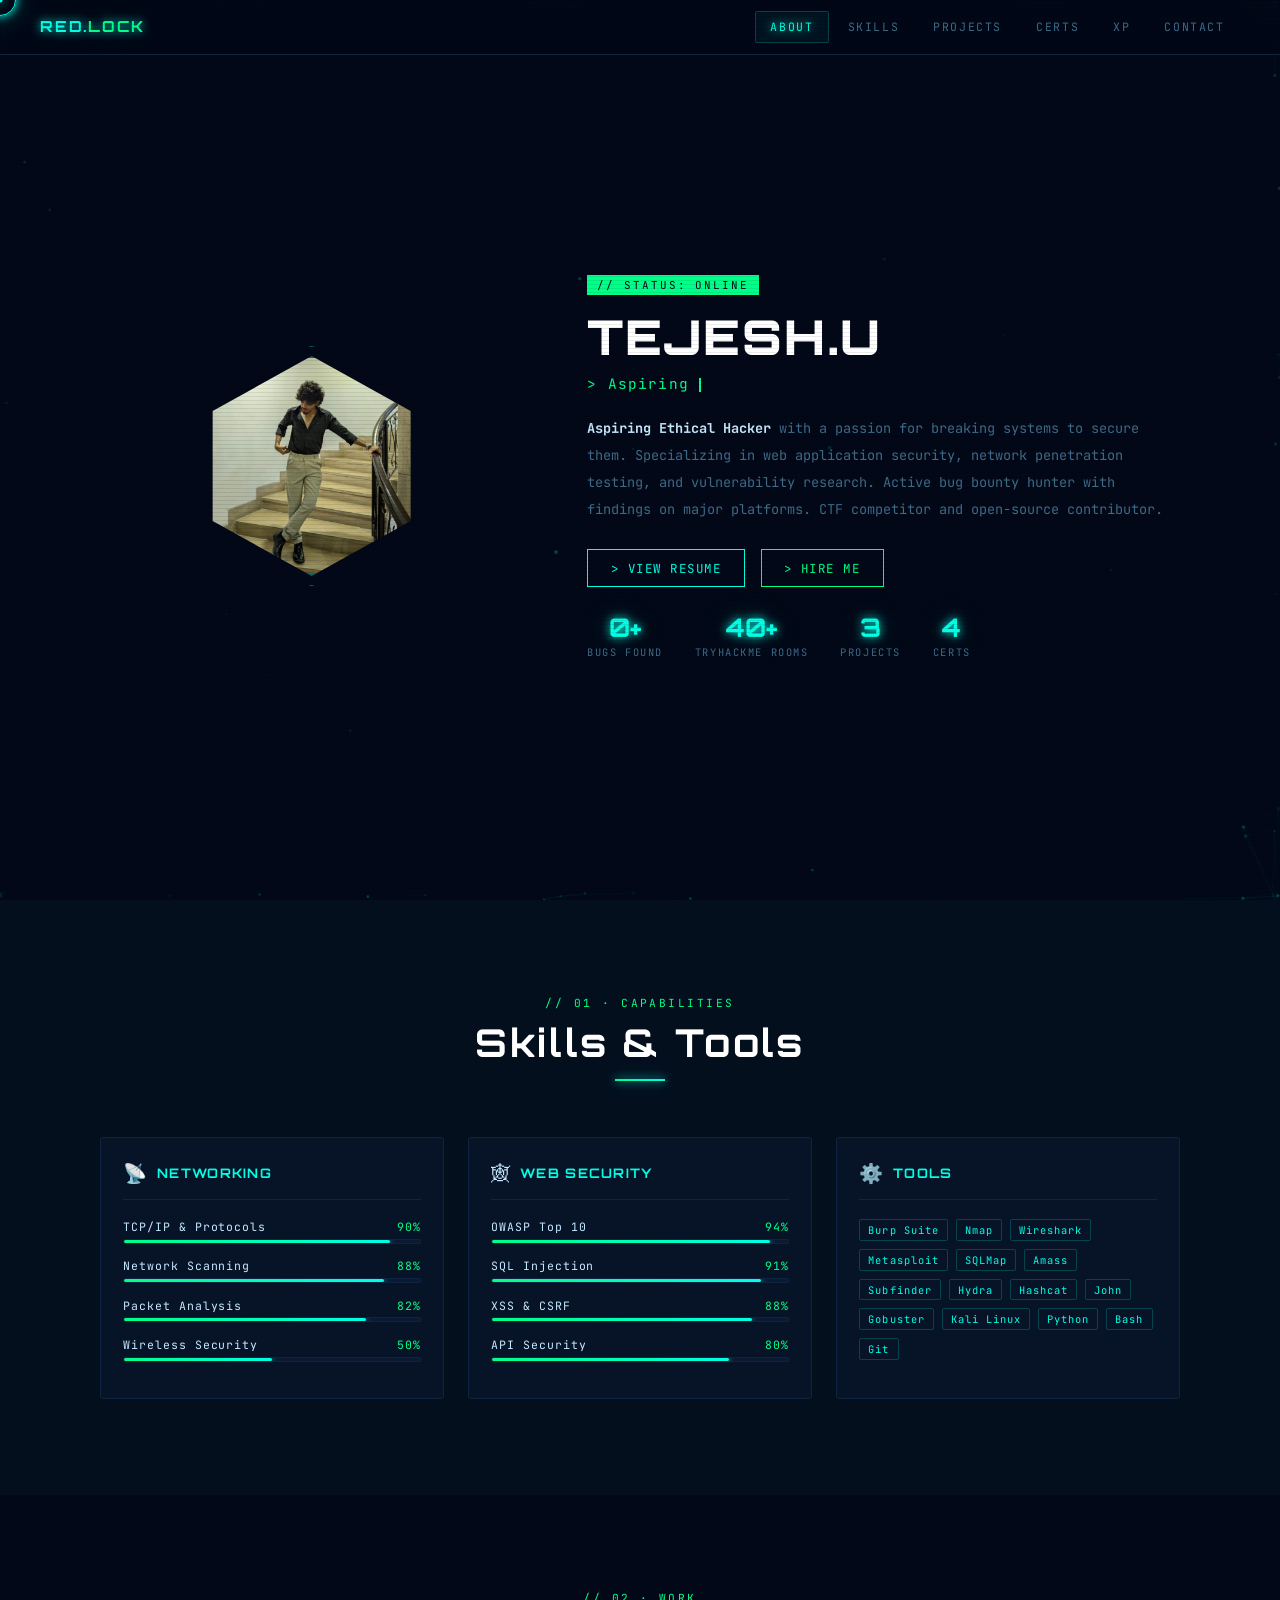
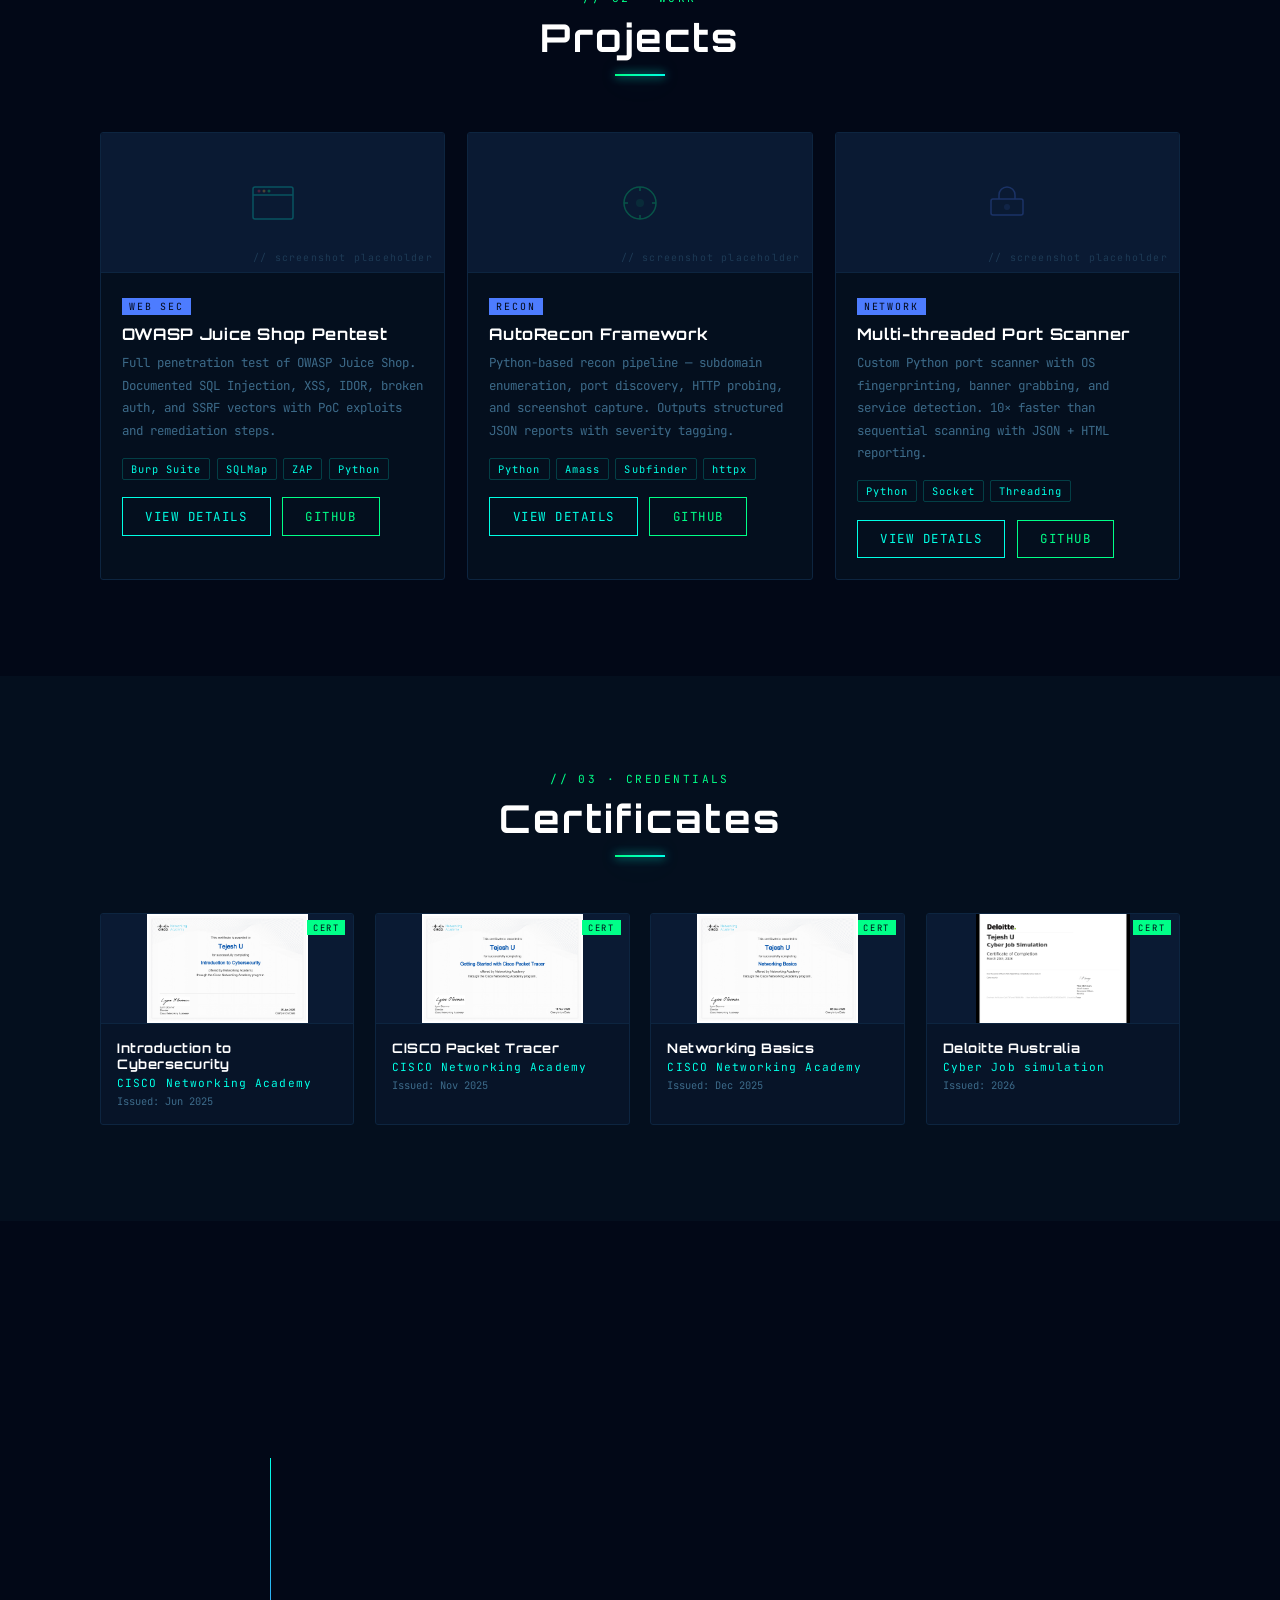
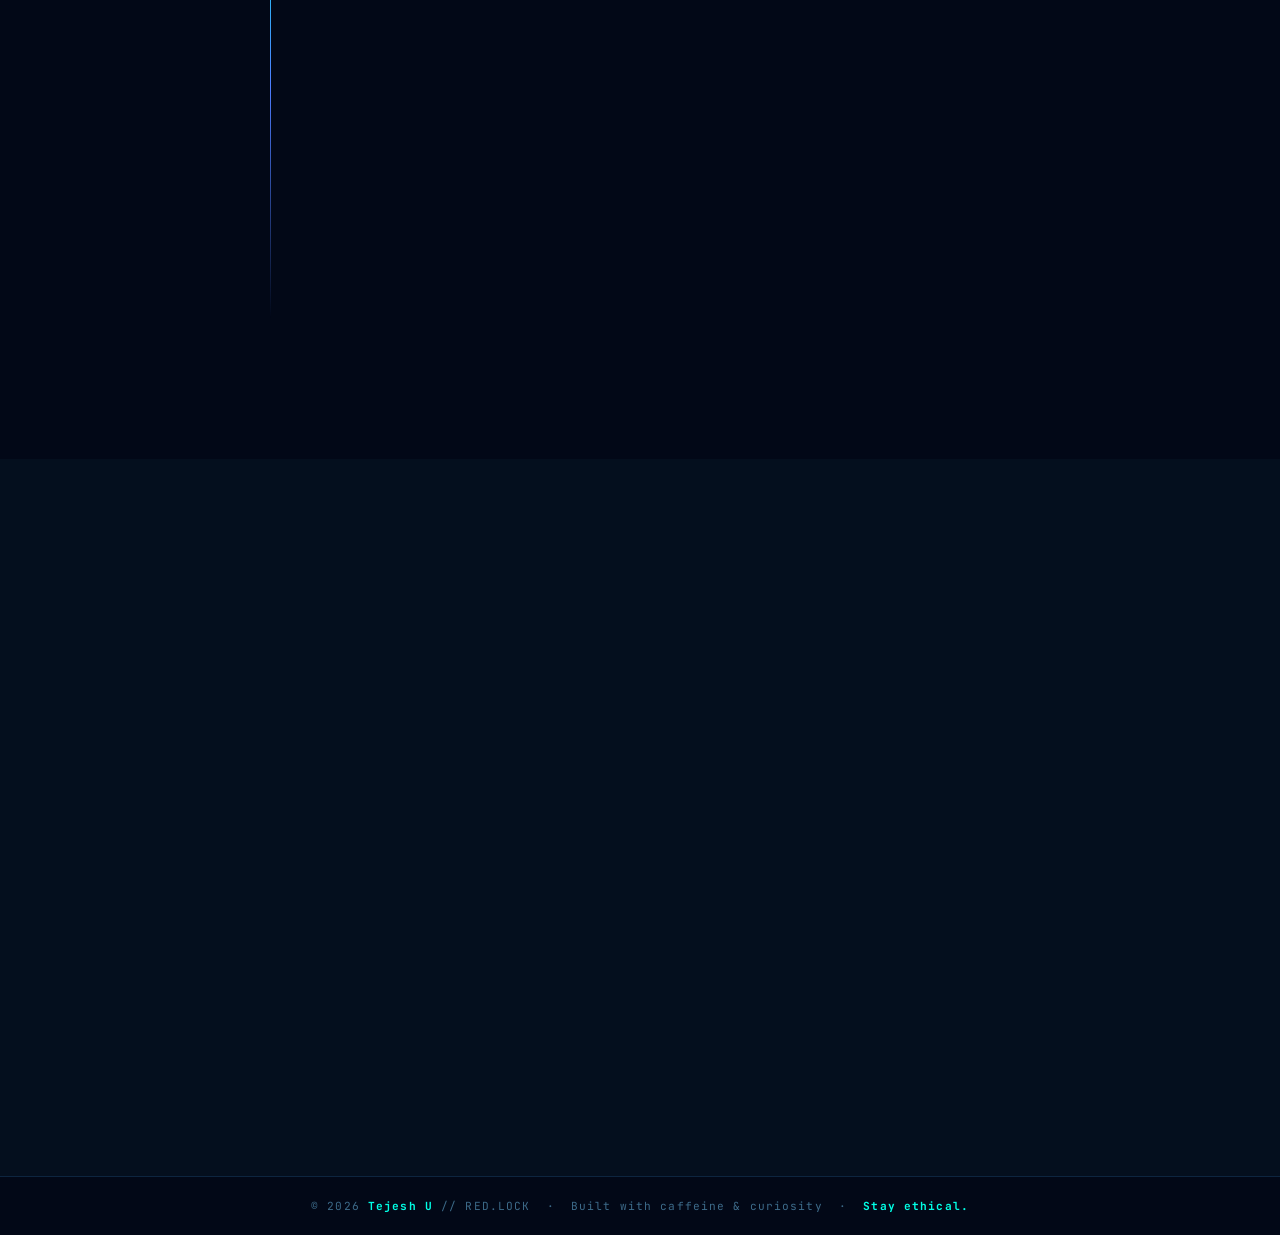
<file: index.html>
<!DOCTYPE html>
<html lang="en">
<head>
<meta charset="UTF-8"/>
<meta name="viewport" content="width=device-width, initial-scale=1.0"/>
<title>RED.LOCK | Portfolio</title>
<link rel="preconnect" href="https://fonts.googleapis.com"/>
<link href="https://fonts.googleapis.com/css2?family=JetBrains+Mono:wght@300;400;500;700&family=Orbitron:wght@400;700;900&display=swap" rel="stylesheet"/>
<!-- Link to external stylesheet -->
<link rel="stylesheet" href="style.css"/>
<meta property="og:title" content="RedLock | Tejesh U Cybersecurity Portfolio">
<meta property="og:description" content="Cybersecurity portfolio of Tejesh U. Ethical Hacker, CTF Player, Bug Bounty Learner.">
<meta property="og:image" content="https://tejesh12-08.vercel.app/image.png">
<meta property="og:url" content="https://tejesh12-08.vercel.app">
<meta property="og:type" content="website">
</head>
<body>

<div id="cursor-ring"></div>
<div id="cursor-dot"></div>


<!-- ─── PARTICLES ─── -->
<canvas id="particles"></canvas>

<!-- ═══════════════════════════════════════════════════════
     NAVBAR
     ═══════════════════════════════════════════════════════ -->
<nav class="navbar" id="navbar">
  <div class="nav-brand">RED.<em>LOCK</em></div>
  <div class="nav-links">
    <a href="#about"      class="nav-a">About</a>
    <a href="#skills"     class="nav-a">Skills</a>
    <a href="#projects"   class="nav-a">Projects</a>
    <a href="#certs"      class="nav-a">Certs</a>
    <a href="#experience" class="nav-a">XP</a>
    <a href="#contact"    class="nav-a">Contact</a>

  </div>
  <button class="hamburger" id="hbg" aria-label="Menu">
    <span></span><span></span><span></span>
  </button>
</nav>
<div class="mobile-nav" id="mob-nav">
  <a href="#about"        onclick="closeMob()">About</a>
  <a href="#skills"       onclick="closeMob()">Skills</a>
  <a href="#projects"     onclick="closeMob()">Projects</a>
  <a href="#certs"        onclick="closeMob()">Certs</a>
  <a href="#experience"   onclick="closeMob()">Experience</a>
  <a href="#contact"      onclick="closeMob()">Contact</a>

</div>

<!-- ═══════════════════════════════════════════════════════
     ABOUT / HERO
     ═══════════════════════════════════════════════════════ -->
<section id="about">
  <div class="container">
    <div class="about-wrap">

      <!-- Profile image -->
      <div class="profile-shell reveal">
        <div class="profile-ring"></div>
        <div class="profile-hex">
          <img src="profile.webp" alt="Profile Image" class="profile-img">
          <svg viewBox="0 0 100 100" fill="none">
            <circle cx="50" cy="34" r="20" fill="#00ffe5" opacity=".2"/>
            <ellipse cx="50" cy="78" rx="30" ry="14" fill="#00ffe5" opacity=".12"/>
            <circle cx="50" cy="34" r="14" fill="#00ffe5" opacity=".3"/>
          </svg>
        </div>
      </div>

      <!-- Text -->
      <div class="about-text reveal" style="transition-delay:.15s">
        <span class="badge">// STATUS: ONLINE</span>
        <h1>TEJESH.U<br/><span class="c"></span></h1>

        <!-- Typing animation -->
        <div class="about-typed">
          &gt;&nbsp;<span id="atyped"></span><span class="typed-cur"></span>
        </div>

        <p class="about-bio">
          <strong>Aspiring Ethical Hacker</strong> with a passion for breaking systems to secure them.
          Specializing in web application security, network penetration testing, and vulnerability research.
          Active bug bounty hunter with findings on major platforms. CTF competitor and open-source contributor.
        </p>

        <div class="about-actions">
         <a href="resume.html"  class="gbtn"><span>&gt; View Resume</span></a>
          <a href="#contact"  class="gbtn g"><span>&gt; Hire Me</span></a>
        </div>

        <div class="stat-row">
          <div class="stat">
            <span class="stat-num">0+</span>
            <span class="stat-lbl">Bugs Found</span>
          </div>
          <div class="stat">
            <span class="stat-num">40+</span>
            <span class="stat-lbl">Tryhackme Rooms</span>
          </div>
          <div class="stat">
            <span class="stat-num">3</span>
            <span class="stat-lbl">Projects</span>
          </div>
          <div class="stat">
            <span class="stat-num">4</span>
            <span class="stat-lbl">Certs</span>
          </div>
        </div>
      </div>

    </div>
  </div>
</section>

<!-- ═══════════════════════════════════════════════════════
     SKILLS
     ═══════════════════════════════════════════════════════ -->
<section id="skills">
  <div class="container">
    <div class="sh reveal">
      <span class="sh-tag">// 01 · capabilities</span>
      <h2 class="sh-title">Skills & Tools</h2>
      <div class="sh-line"></div>
    </div>

    <div class="skills-layout">

      <!-- Networking -->
      <div class="skill-group reveal">
        <div class="sg-head">
          <span class="sg-icon">📡</span>
          <span class="sg-title">Networking</span>
        </div>
        <div class="skill-item">
          <div class="skill-top"><span>TCP/IP & Protocols</span><span>90%</span></div>
          <div class="skill-track"><div class="skill-fill" data-w="90"></div></div>
        </div>
        <div class="skill-item">
          <div class="skill-top"><span>Network Scanning</span><span>88%</span></div>
          <div class="skill-track"><div class="skill-fill" data-w="88"></div></div>
        </div>
        <div class="skill-item">
          <div class="skill-top"><span>Packet Analysis</span><span>82%</span></div>
          <div class="skill-track"><div class="skill-fill" data-w="82"></div></div>
        </div>
        <div class="skill-item">
          <div class="skill-top"><span>Wireless Security</span><span>50%</span></div>
          <div class="skill-track"><div class="skill-fill" data-w="50"></div></div>
        </div>
      </div>

      <!-- Web Security -->
      <div class="skill-group reveal" style="transition-delay:.1s">
        <div class="sg-head">
          <span class="sg-icon">🕸</span>
          <span class="sg-title">Web Security</span>
        </div>
        <div class="skill-item">
          <div class="skill-top"><span>OWASP Top 10</span><span>94%</span></div>
          <div class="skill-track"><div class="skill-fill" data-w="94"></div></div>
        </div>
        <div class="skill-item">
          <div class="skill-top"><span>SQL Injection</span><span>91%</span></div>
          <div class="skill-track"><div class="skill-fill" data-w="91"></div></div>
        </div>
        <div class="skill-item">
          <div class="skill-top"><span>XSS & CSRF</span><span>88%</span></div>
          <div class="skill-track"><div class="skill-fill" data-w="88"></div></div>
        </div>
        <div class="skill-item">
          <div class="skill-top"><span>API Security</span><span>80%</span></div>
          <div class="skill-track"><div class="skill-fill" data-w="80"></div></div>
        </div>
      </div>

      <!-- Tools -->
      <div class="skill-group reveal" style="transition-delay:.2s">
        <div class="sg-head">
          <span class="sg-icon">⚙️</span>
          <span class="sg-title">Tools</span>
        </div>
        <div class="tool-badges">
          <span class="tb">Burp Suite</span>
          <span class="tb">Nmap</span>
          <span class="tb">Wireshark</span>
          <span class="tb">Metasploit</span>
          <span class="tb">SQLMap</span>
          <span class="tb">Amass</span>
          <span class="tb">Subfinder</span>
          <span class="tb">Hydra</span>
          <span class="tb">Hashcat</span>
          <span class="tb">John</span>
          <span class="tb">Gobuster</span>
          <span class="tb">Kali Linux</span>
          <span class="tb">Python</span>
          <span class="tb">Bash</span>
          <span class="tb">Git</span>
        </div>
      </div>

    </div>
  </div>
</section>

<!-- ═══════════════════════════════════════════════════════
     PROJECTS
     ═══════════════════════════════════════════════════════ -->
<section id="projects">
  <div class="container">
    <div class="sh reveal">
      <span class="sh-tag">// 02 · work</span>
      <h2 class="sh-title">Projects</h2>
      <div class="sh-line"></div>
    </div>

    <div class="proj-grid">

      <div class="proj-card reveal">
        <div class="proj-thumb">
          <svg viewBox="0 0 48 48" fill="none"><rect x="4" y="8" width="40" height="32" rx="2" stroke="#00ffe5" stroke-width="1.5"/><path d="M4 16h40" stroke="#00ffe5" stroke-width="1.5"/><circle cx="10" cy="12" r="1.5" fill="#ff3b5c"/><circle cx="15" cy="12" r="1.5" fill="#ffc23e"/><circle cx="20" cy="12" r="1.5" fill="#00ff88"/></svg>
          <span class="proj-thumb-label">// screenshot placeholder</span>
        </div>
        <div class="proj-body">
          <span class="proj-cat">Web Sec</span>
          <div class="proj-name">OWASP Juice Shop Pentest</div>
          <div class="proj-desc">Full penetration test of OWASP Juice Shop. Documented SQL Injection, XSS, IDOR, broken auth, and SSRF vectors with PoC exploits and remediation steps.</div>
          <div class="proj-tools">
            <span class="tb">Burp Suite</span><span class="tb">SQLMap</span>
            <span class="tb">ZAP</span><span class="tb">Python</span>
          </div>
          <div class="proj-foot">
            <a href="#" class="gbtn"><span>View Details</span></a>
            <a href="#" class="gbtn g"><span>GitHub</span></a>
          </div>
        </div>
      </div>

      <div class="proj-card reveal" style="transition-delay:.1s">
        <div class="proj-thumb">
          <svg viewBox="0 0 48 48" fill="none"><circle cx="24" cy="24" r="16" stroke="#00ff88" stroke-width="1.5"/><path d="M24 8v4M24 36v4M8 24h4M36 24h4" stroke="#00ff88" stroke-width="1.5"/><circle cx="24" cy="24" r="4" fill="#00ff88" opacity=".3"/></svg>
          <span class="proj-thumb-label">// screenshot placeholder</span>
        </div>
        <div class="proj-body">
          <span class="proj-cat">Recon</span>
          <div class="proj-name">AutoRecon Framework</div>
          <div class="proj-desc">Python-based recon pipeline — subdomain enumeration, port discovery, HTTP probing, and screenshot capture. Outputs structured JSON reports with severity tagging.</div>
          <div class="proj-tools">
            <span class="tb">Python</span><span class="tb">Amass</span>
            <span class="tb">Subfinder</span><span class="tb">httpx</span>
          </div>
          <div class="proj-foot">
            <a href="#" class="gbtn"><span>View Details</span></a>
            <a href="#" class="gbtn g"><span>GitHub</span></a>
          </div>
        </div>
      </div>

      <div class="proj-card reveal" style="transition-delay:.2s">
        <div class="proj-thumb">
          <svg viewBox="0 0 48 48" fill="none"><rect x="8" y="20" width="32" height="16" rx="2" stroke="#4d7cff" stroke-width="1.5"/><path d="M16 20v-4a8 8 0 0116 0v4" stroke="#4d7cff" stroke-width="1.5"/><circle cx="24" cy="28" r="3" fill="#4d7cff" opacity=".4"/></svg>
          <span class="proj-thumb-label">// screenshot placeholder</span>
        </div>
        <div class="proj-body">
          <span class="proj-cat">Network</span>
          <div class="proj-name">Multi-threaded Port Scanner</div>
          <div class="proj-desc">Custom Python port scanner with OS fingerprinting, banner grabbing, and service detection. 10× faster than sequential scanning with JSON + HTML reporting.</div>
          <div class="proj-tools">
            <span class="tb">Python</span><span class="tb">Socket</span>
            <span class="tb">Threading</span>
          </div>
          <div class="proj-foot">
            <a href="#" class="gbtn"><span>View Details</span></a>
            <a href="#" class="gbtn g"><span>GitHub</span></a>
          </div>
        </div>
      </div>

      

    </div>
  </div>
</section>

<!-- ═══════════════════════════════════════════════════════
     CERTIFICATES
     ═══════════════════════════════════════════════════════ -->
<section id="certs">
  <div class="container">
    <div class="sh reveal">
      <span class="sh-tag">// 03 · credentials</span>
      <h2 class="sh-title">Certificates</h2>
      <div class="sh-line"></div>
    </div>

    <div class="cert-grid">

      <div class="cert-card reveal"  onclick="openCert('cybersecurity.jpg')">
        <div class="cert-img">
            <img src="cybersecurity.jpg" alt="Introduction to Cybersecurity Certificate">
        </div>
        <div class="cert-body">
          <div class="cert-title">Introduction to Cybersecurity</div>
          <div class="cert-issuer">CISCO Networking Academy</div>
          <div class="cert-date">Issued: Jun 2025 </div>
        </div>
      </div>

      <div class="cert-card reveal" style="transition-delay:.2s" onclick="openCert('packetracer.jpg')">
        <div class="cert-img">
            <img src="packetracer.jpg" alt="Cisco packet tracer certificate">
        </div>
        <div class="cert-body">
          <div class="cert-title">CISCO Packet Tracer</div>
          <div class="cert-issuer">CISCO Networking Academy</div>
          <div class="cert-date">Issued: Nov 2025 </div>
        </div>
      </div>

       <div class="cert-card reveal" style="transition-delay:.1s"onclick="openCert('networking-basics.jpg')">
        <div class="cert-img">
        <img src="networking-basics.jpg" alt="Networking Basics Certificate">
        </div>
        <div class="cert-body">
          <div class="cert-title">Networking Basics</div>
          <div class="cert-issuer">CISCO Networking Academy</div>
          <div class="cert-date">Issued: Dec 2025</div>
        </div>
      </div>

      <div class="cert-card reveal" style="transition-delay:.3s" onclick="openCert('deloitte.jpg')">
        <div class="cert-img">
            <img src="deloitte.jpg" alt="Deloitte Australia Certificate">
        </div>
        <div class="cert-body">
          <div class="cert-title">Deloitte Australia</div>
          <div class="cert-issuer">Cyber Job simulation</div>
          <div class="cert-date">Issued: 2026 </div>
        </div>
      </div>

    </div>
  </div>
</section>

<!-- ═══════════════════════════════════════════════════════
     EXPERIENCE
     ═══════════════════════════════════════════════════════ -->
<section id="experience">
  <div class="container">
    <div class="sh reveal">
      <span class="sh-tag">// 04 · history</span>
      <h2 class="sh-title">Experience</h2>
      <div class="sh-line"></div>
    </div>

    <div class="tl">

      
      <div class="tl-item reveal" style="transition-delay:.1s">
        <div class="tl-dot g"></div>
        <div class="tl-meta">
          <span class="tl-date">JUN 2023 — DEC 2023</span>
          <span class="tl-type">Internship</span>
        </div>
        <div class="tl-role">Ethical Hacking Intern</div>
        <span class="tl-org">Edu tantr, Bangalore|Remote </span>
        <div class="tl-desc">Worked with tools like Nmap for network scanning and enumeration. Developed understanding of cybersecurity concepts including vulnerabilities and system security practices.</div>
      </div>

      <div class="tl-item reveal" style="transition-delay:.2s">
        <div class="tl-dot b"></div>
        <div class="tl-meta">
          <span class="tl-type">CTF</span>
        </div>
        <div class="tl-role">CTF consistently </div>
        <span class="tl-org">Pico CTF</span>
        <div class="tl-desc">Completing categories like Web exploitation, Cryptography, Forensics </div>
      </div>


      <div class="tl-item reveal" style="transition-delay:.4s">
        <div class="tl-dot g"></div>
        <div class="tl-meta">
          <span class="tl-type">Tryhackme </span>
        </div>
        <div class="tl-role">Tryhackme Top 15%</div>
        <span class="tl-org">Security Research Lab</span>
        <div class="tl-desc">Practiced tools and techniques such as network scanning, enumeration, and basic web exploitation. Strengthened problem-solving skills through consistent CTF-style challenges and guided learning paths.”</div>
      </div>

    </div>
  </div>
</section>

<!-- ═══════════════════════════════════════════════════════
     CONTACT
     ═══════════════════════════════════════════════════════ -->
<section id="contact">
  <div class="container">
    <div class="sh reveal">
      <span class="sh-tag">// 05 · connect</span>
      <h2 class="sh-title">Contact</h2>
      <div class="sh-line"></div>
    </div>

    <div class="contact-wrap">

      <div class="contact-left reveal">
        <h3>[ INITIATE CONNECTION ]</h3>
        <p>Available for freelance pentesting, bug bounty collaborations, security consulting, and internship opportunities. Let's connect and make the web safer together.</p>

        <div class="contact-meta">
          <span class="k">$</span> <span class="v">email</span>: utejesh03@gmail.com<br/>
          <span class="k">$</span> <span class="v">location</span>: Chennai, Tamil Nadu, India<br/>
          <span class="k">$</span> <span class="v">status</span>: <span style="color:var(--neon2)">AVAILABLE_FOR_HIRE</span><br/>
          <span class="k">$</span> <span class="v">response_time</span>: &lt; 24 hours
        </div>
        
        <div class="social-row">
          <a href="https://github.com/Tejeshu12-08" class="social-btn">
            <svg viewBox="0 0 24 24"><path d="M12 0C5.37 0 0 5.37 0 12c0 5.3 3.44 9.8 8.2 11.38.6.11.82-.26.82-.58 0-.28-.01-1.03-.02-2.03-3.34.73-4.04-1.61-4.04-1.61-.55-1.4-1.34-1.77-1.34-1.77-1.09-.75.08-.73.08-.73 1.2.08 1.84 1.24 1.84 1.24 1.07 1.83 2.8 1.3 3.49 1 .1-.78.42-1.31.76-1.61-2.67-.3-5.47-1.33-5.47-5.93 0-1.31.47-2.38 1.24-3.22-.12-.3-.54-1.52.12-3.18 0 0 1.01-.32 3.3 1.23a11.5 11.5 0 013-.4c1.02.01 2.04.14 3 .4 2.28-1.55 3.29-1.23 3.29-1.23.66 1.66.24 2.88.12 3.18.77.84 1.24 1.91 1.24 3.22 0 4.61-2.81 5.63-5.48 5.92.43.37.81 1.1.81 2.22 0 1.6-.01 2.9-.01 3.29 0 .32.21.7.82.58C20.56 21.8 24 17.3 24 12c0-6.63-5.37-12-12-12z"/></svg>
            GitHub
          </a>
          <a href="https://www.linkedin.com/in/tejesh-u-12080717vba/" class="social-btn">
            <svg viewBox="0 0 24 24"><path d="M20.45 20.45h-3.55v-5.57c0-1.33-.03-3.04-1.85-3.04-1.85 0-2.13 1.45-2.13 2.94v5.67H9.37V9h3.41v1.56h.05c.47-.9 1.63-1.85 3.35-1.85 3.59 0 4.25 2.36 4.25 5.44v6.3zM5.34 7.43a2.06 2.06 0 110-4.12 2.06 2.06 0 010 4.12zM6.9 20.45H3.8V9h3.1v11.45zM22.22 0H1.77C.79 0 0 .77 0 1.72v20.56C0 23.23.79 24 1.77 24h20.45c.98 0 1.78-.77 1.78-1.72V1.72C24 .77 23.2 0 22.22 0z"/></svg>
            LinkedIn
          </a>
          <a href="#" class="social-btn">
            <svg viewBox="0 0 24 24"><path d="M12 0C5.37 0 0 5.37 0 12c0 5.08 3.16 9.43 7.63 11.19-.11-.93-.2-2.36.04-3.37.22-.92 1.49-6.31 1.49-6.31s-.38-.76-.38-1.89c0-1.77 1.03-3.09 2.3-3.09 1.09 0 1.61.82 1.61 1.8 0 1.1-.7 2.74-1.06 4.26-.3 1.27.63 2.31 1.88 2.31 2.26 0 3.78-2.91 3.78-6.35 0-2.62-1.77-4.58-4.97-4.58-3.62 0-5.88 2.7-5.88 5.72 0 1.04.3 1.77.77 2.33.22.26.25.36.17.66-.06.21-.18.73-.24.93-.08.3-.31.4-.57.29-1.61-.66-2.36-2.43-2.36-4.41 0-3.27 2.76-7.2 8.25-7.2 4.41 0 7.32 3.2 7.32 6.64 0 4.55-2.52 7.96-6.22 7.96-1.24 0-2.41-.67-2.81-1.42l-.78 2.99c-.24.91-.72 1.82-1.15 2.54.87.26 1.78.4 2.73.4 6.63 0 12-5.37 12-12S18.63 0 12 0z"/></svg>
            HackerOne
          </a>
        </div>
      </div>

      <!-- Contact form -->
      <div class="cf reveal" style="transition-delay:.15s">
        <div class="cf-head">
          <div class="cf-dot" style="background:#ff5f57"></div>
          <div class="cf-dot" style="background:#febc2e"></div>
          <div class="cf-dot" style="background:#28c840"></div>
          <span style="margin-left:.5rem">// SECURE_CHANNEL — TLS 1.3</span>
        </div>
        <form class="cf-body" id="contact-form" action="https://formspree.io/f/xvzdgoaj" method="POST">
          <input type="text" name="_gotcha" style="display:none">
          <div class="cf-group">
            <label class="cf-label">NAME</label>
            <input class="cf-input" type="text" name="name" placeholder="your_handle" required>
          </div>
          <div class="cf-group">
            <label class="cf-label">EMAIL</label>
            <input class="cf-input" type="email" name="email" placeholder="you@domain.com" required>
          </div>
          <div class="cf-group">
            <label class="cf-label">MESSAGE</label>
            <textarea class="cf-area" name="message" placeholder="your message..." required></textarea>
          </div>
         <button class="cf-btn" type="submit">
  <span>&gt; TRANSMIT</span>
</button>
</form>
          </button>
        </div>
      </div>

    </div>
  </div>
</section>
<div id="certModal" class="modal">

  <!-- Close button -->
  <span class="close" onclick="closeCert()">&times;</span>

  <!-- IMAGE instead of iframe -->
  <img id="certImage">

</div>

<!-- ═══════════════════════════════════════════════════════
     FOOTER
     ═══════════════════════════════════════════════════════ -->
<footer>
  <p>&copy; <span id="yr"></span> <strong>Tejesh U</strong> // RED.LOCK &nbsp;·&nbsp; Built with caffeine &amp; curiosity &nbsp;·&nbsp; <strong>Stay ethical.</strong></p>
</footer>

<a href="#about" class="btt" id="btt" aria-label="Back to top">↑</a>

<!-- ═══════════════════════════════════════════════════════
     SCRIPTS
     ═══════════════════════════════════════════════════════ -->
<script>


const form = document.getElementById("contact-form");
const btn = document.querySelector(".cf-btn span");

form.addEventListener("submit", async (e) => {
  e.preventDefault();

  btn.textContent = "> SENDING...";

  const data = new FormData(form);

  const res = await fetch(form.action, {
    method: "POST",
    body: data,
    headers: { "Accept": "application/json" }
  });

  if (res.ok) {
    btn.textContent = "> DELIVERED ✓";
    form.reset();

    setTimeout(() => {
      btn.textContent = "> TRANSMIT";
    }, 2000);
  } else {
    btn.textContent = "> ERROR!";
  }
});


  window.onclick = function(e) {
  let modal = document.getElementById("certModal");

  if (e.target === modal) {
    closeCert();
  }
}
function openCert(file) {
  document.getElementById("certModal").style.display = "block";
  document.getElementById("certImage").src = file;
}

function closeCert() {
  document.getElementById("certModal").style.display = "none";
  document.getElementById("certImage").src = "";
}


/* ───────────────────────────────────────────────────────
   CUSTOM CURSOR
   ─────────────────────────────────────────────────────── */
(function(){
  const ring = document.getElementById('cursor-ring');
  const dot  = document.getElementById('cursor-dot');
  let rx=0,ry=0,mx=0,my=0;

  document.addEventListener('mousemove',e=>{ mx=e.clientX; my=e.clientY;
    dot.style.left=mx+'px'; dot.style.top=my+'px';
  });

  function lerp(a,b,t){ return a+(b-a)*t }
  function loop(){
    rx=lerp(rx,mx,0.12); ry=lerp(ry,my,0.12);
    ring.style.left=rx+'px'; ring.style.top=ry+'px';
    requestAnimationFrame(loop);
  }
  loop();

  document.querySelectorAll('a,button,.proj-card,.skill-group,.tool-card,.cert-card').forEach(el=>{
    el.addEventListener('mouseenter',()=>document.body.classList.add('cursor-hover'));
    el.addEventListener('mouseleave',()=>document.body.classList.remove('cursor-hover'));
  });
})();

/* ───────────────────────────────────────────────────────
   PARTICLES CANVAS
   ─────────────────────────────────────────────────────── */
(function(){
  const c   = document.getElementById('particles');
  const ctx = c.getContext('2d');
  let W,H,pts=[];

  function resize(){ W=c.width=innerWidth; H=c.height=innerHeight; }
  resize(); window.addEventListener('resize',resize);

  for(let i=0;i<80;i++){
    pts.push({
      x:Math.random()*2000, y:Math.random()*2000,
      vx:(Math.random()-.5)*.3, vy:(Math.random()-.5)*.3,
      r:Math.random()*1.5+.5,
      a:Math.random()
    });
  }

  function draw(){
    ctx.clearRect(0,0,W,H);
    pts.forEach(p=>{
      p.x+=p.vx; p.y+=p.vy;
      if(p.x<0)p.x=W; if(p.x>W)p.x=0;
      if(p.y<0)p.y=H; if(p.y>H)p.y=0;
      ctx.beginPath();
      ctx.arc(p.x,p.y,p.r,0,Math.PI*2);
      ctx.fillStyle=`rgba(0,255,229,${p.a*.5})`;
      ctx.fill();
    });
    // connect nearby particles
    for(let i=0;i<pts.length;i++){
      for(let j=i+1;j<pts.length;j++){
        const dx=pts[i].x-pts[j].x, dy=pts[i].y-pts[j].y;
        const d=Math.sqrt(dx*dx+dy*dy);
        if(d<120){
          ctx.beginPath();
          ctx.moveTo(pts[i].x,pts[i].y);
          ctx.lineTo(pts[j].x,pts[j].y);
          ctx.strokeStyle=`rgba(0,255,229,${(.12*(1-d/120))})`;
          ctx.lineWidth=.5;
          ctx.stroke();
        }
      }
    }
    requestAnimationFrame(draw);
  }
  draw();
})();

/* ───────────────────────────────────────────────────────
   ABOUT TYPING ANIMATION
   ─────────────────────────────────────────────────────── */
(function(){
  const el = document.getElementById('atyped');
  const words = [
    'Aspiring Ethical Hacker',
    'Breaking Systems to Secure Them',
    'Bug Bounty Hunter',
    'CTF Competitor',
    'Security Researcher',
  ];
  let wi=0,ci=0,del=false;
  function tick(){
    const w=words[wi];
    el.textContent = del ? w.slice(0,--ci) : w.slice(0,++ci);
    if(!del && ci===w.length){ del=true; setTimeout(tick,1800); return }
    if(del && ci===0){ del=false; wi=(wi+1)%words.length }
    setTimeout(tick, del?55:90);
  }
  setTimeout(tick,1200);
})();

/* ───────────────────────────────────────────────────────
   SCROLL REVEAL
   ─────────────────────────────────────────────────────── */
(function(){
  const els=document.querySelectorAll('.reveal');
  const ob=new IntersectionObserver(entries=>{
    entries.forEach(e=>{ if(e.isIntersecting){ e.target.classList.add('vis'); ob.unobserve(e.target) } });
  },{threshold:.1});
  els.forEach(el=>ob.observe(el));
})();

/* ───────────────────────────────────────────────────────
   SKILL BAR FILL
   ─────────────────────────────────────────────────────── */
(function(){
  const fills=document.querySelectorAll('.skill-fill');
  const ob=new IntersectionObserver(entries=>{
    entries.forEach(e=>{ if(e.isIntersecting){ e.target.style.width=e.target.dataset.w+'%'; ob.unobserve(e.target) } });
  },{threshold:.3});
  fills.forEach(f=>ob.observe(f));
})();

/* ───────────────────────────────────────────────────────
   ACTIVE NAV HIGHLIGHT
   ─────────────────────────────────────────────────────── */
(function(){
  const sections=document.querySelectorAll('section[id]');
  const navAs=document.querySelectorAll('.nav-a');
  const ob=new IntersectionObserver(entries=>{
    entries.forEach(e=>{
      if(e.isIntersecting){
        navAs.forEach(a=>a.classList.remove('active'));
        const active=document.querySelector(`.nav-a[href="#${e.target.id}"]`);
        if(active) active.classList.add('active');
      }
    });
  },{threshold:.4});
  sections.forEach(s=>ob.observe(s));
})();



/* ───────────────────────────────────────────────────────
   BACK TO TOP
   ─────────────────────────────────────────────────────── */
const btt=document.getElementById('btt');
window.addEventListener('scroll',()=>btt.classList.toggle('vis',scrollY>400));

/* ───────────────────────────────────────────────────────
   HAMBURGER
   ─────────────────────────────────────────────────────── */
function closeMob(){
  document.getElementById('hbg').classList.remove('open');
  document.getElementById('mob-nav').classList.remove('open');
}
document.getElementById('hbg').addEventListener('click',function(){
  this.classList.toggle('open');
  document.getElementById('mob-nav').classList.toggle('open');
});

/* ───────────────────────────────────────────────────────
   FOOTER YEAR
   ─────────────────────────────────────────────────────── */
document.getElementById('yr').textContent=new Date().getFullYear();

/* ───────────────────────────────────────────────────────
   CONTACT FORM
   ─────────────────────────────────────────────────────── */
(function(){
  const btn=document.getElementById('cf-submit');
  const txt=document.getElementById('cf-btn-txt');
  btn.addEventListener('click',()=>{
    txt.textContent='> ENCRYPTING...';
    setTimeout(()=>txt.textContent='> TRANSMITTING...',700);
    setTimeout(()=>{
      txt.textContent='> DELIVERED ✓';
      btn.style.cssText='color:#000;background:var(--neon2);border-color:var(--neon2)';
    },1500);
    setTimeout(()=>{
      txt.textContent='> TRANSMIT';
      btn.style.cssText='';
      ['cf-name','cf-email','cf-msg'].forEach(id=>document.getElementById(id).value='');
    },3200);
  });
})();


</script>
</body>
</html>
</file>
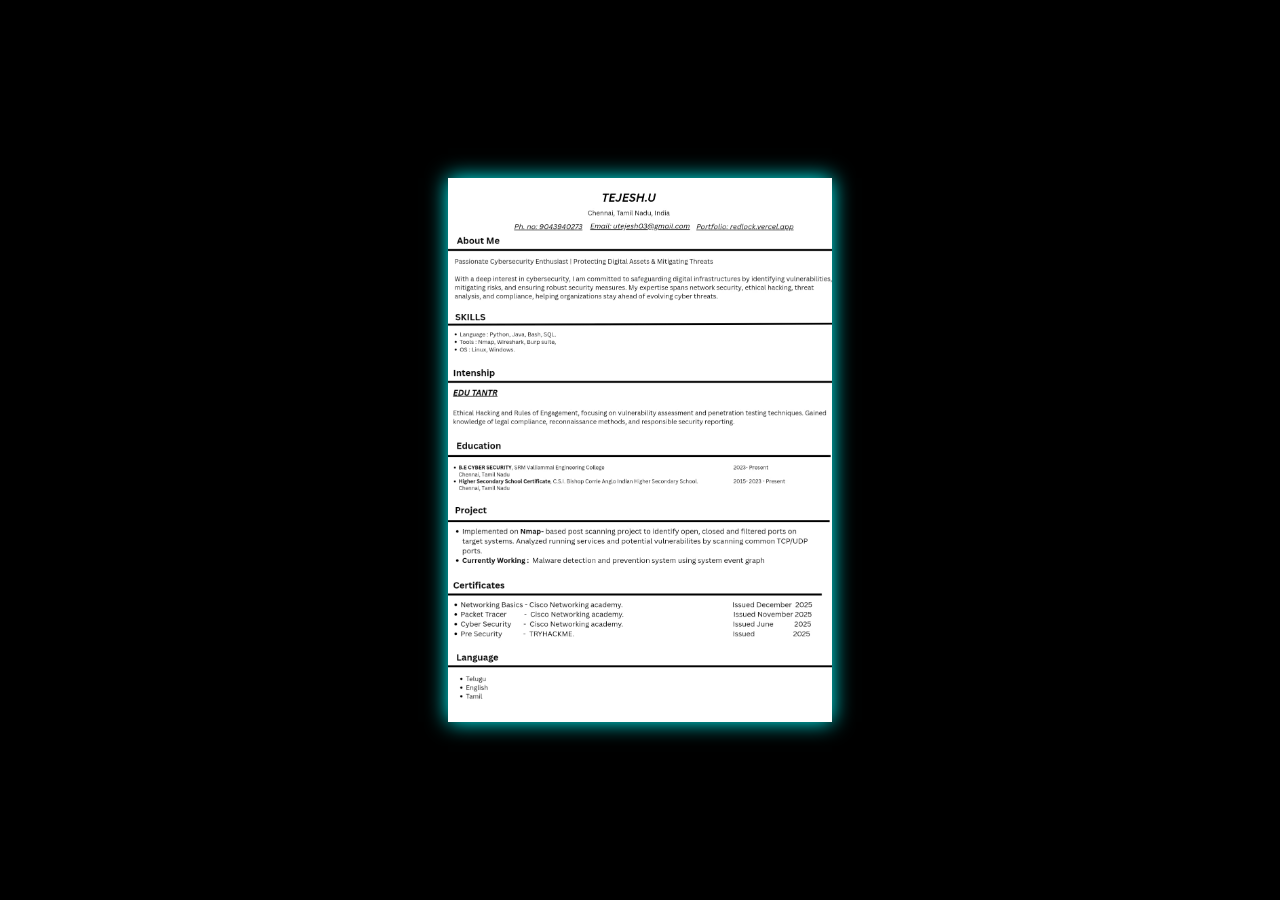
<file: resume.html>
<!DOCTYPE html>
<html lang="en">
<head>
  <meta charset="UTF-8">
  <title>Resume</title>
  <style>
    body {
      margin: 0;
      background: black;
      display: flex;
      justify-content: center;
      align-items: center;
      height: 100vh;
    }
    img {
      max-width: 30%;
      box-shadow: 0 0 20px cyan;
    }
  </style>
</head>
<body>

<img src="resume.jpeg" alt="Resume">

</body>
</html>
</file>
<file: style.css>
/* ═══════════════════════════════════════════════════════════
   DESIGN TOKENS
   ═══════════════════════════════════════════════════════════ */
:root{
  /* Core palette - deep blue midnight theme */
  --bg:        #020817;
  --bg2:       #040f1e;
  --bg3:       #071428;
  --bg4:       #0a1a33;
  --panel:     rgba(7,20,40,0.9);

  /* Neon accents */
  --neon:      #00ffe5;      /* primary cyan */
  --neon2:     #00ff88;      /* secondary green */
  --neon3:     #4d7cff;      /* blue accent */
  --neon-dim:  #00ffe566;
  --red:       #ff3b5c;
  --amber:     #ffc23e;

  /* Text */
  --tx:        #c5e8ff;
  --tx-dim:    #3d6b8a;
  --tx-muted:  #1d3a55;

  /* Borders */
  --b:         #0d2540;
  --b-bright:  #00ffe533;
  --b-glow:    #00ffe566;

  /* Glow effects */
  --glow-c:    0 0 10px #00ffe5, 0 0 30px #00ffe544;
  --glow-g:    0 0 10px #00ff88, 0 0 30px #00ff8844;
  --glow-b:    0 0 10px #4d7cff, 0 0 30px #4d7cff44;
  --glow-r:    0 0 10px #ff3b5c, 0 0 30px #ff3b5c44;

  /* Typography */
  --mono: 'JetBrains Mono', monospace;
  --orb:  'Orbitron', sans-serif;

  --ease: cubic-bezier(.4,0,.2,1);
  --t:    0.3s;
}

/* ═══════════════════════════════════════════════════════════
   RESET
   ═══════════════════════════════════════════════════════════ */
*,*::before,*::after{ box-sizing:border-box; margin:0; padding:0 }
html{ scroll-behavior:smooth; font-size:16px }
body{
  background:var(--bg);
  color:var(--tx);
  font-family:var(--mono);
  overflow-x:hidden;
  cursor:none; /* custom cursor */
}
::selection{ background:var(--neon); color:#000 }
a{ color:var(--neon); text-decoration:none }
ul{ list-style:none }
button{ font-family:var(--mono); cursor:none }
input,textarea{ font-family:var(--mono) }

/* scrollbar */
::-webkit-scrollbar{ width:4px }
::-webkit-scrollbar-track{ background:var(--bg) }
::-webkit-scrollbar-thumb{ background:var(--neon-dim); border-radius:2px }

/* scan lines */
body::before{
  content:'';
  position:fixed; inset:0;
  background:repeating-linear-gradient(
    0deg, transparent, transparent 3px,
    rgba(0,0,0,.08) 3px, rgba(0,0,0,.08) 4px
  );
  pointer-events:none; z-index:9997;
}

/* ═══════════════════════════════════════════════════════════
   CUSTOM CURSOR
   ═══════════════════════════════════════════════════════════ */
#cursor-ring{
  position:fixed; top:0; left:0;
  width:32px; height:32px;
  border:1.5px solid var(--neon);
  border-radius:50%;
  pointer-events:none;
  z-index:9999;
  transform:translate(-50%,-50%);
  transition:width .2s, height .2s, border-color .2s, opacity .2s;
  box-shadow:var(--glow-c);
}
#cursor-dot{
  position:fixed; top:0; left:0;
  width:5px; height:5px;
  background:var(--neon);
  border-radius:50%;
  pointer-events:none;
  z-index:10000;
  transform:translate(-50%,-50%);
  box-shadow:var(--glow-c);
}
body.cursor-hover #cursor-ring{
  width:48px; height:48px;
  border-color:var(--neon2);
  box-shadow:var(--glow-g);
}

/* ═══════════════════════════════════════════════════════════
   BOOT LOADER SCREEN
   ═══════════════════════════════════════════════════════════ */
#boot{
  position:fixed; inset:0;
  background:var(--bg);
  z-index:9990;
  display:flex; flex-direction:column;
  align-items:center; justify-content:center;
  gap:1.5rem;
  transition:opacity .8s ease, visibility .8s ease;
}
#boot.hidden{ opacity:0; visibility:hidden; pointer-events:none }

.boot-logo{
  font-family:var(--orb);
  font-size:clamp(1.4rem,4vw,2.6rem);
  font-weight:900;
  color:var(--neon);
  text-shadow:var(--glow-c);
  letter-spacing:.15em;
}
.boot-lines{
  font-size:.78rem;
  color:var(--tx-dim);
  letter-spacing:.1em;
  line-height:1.9;
  text-align:left;
  width:min(400px,90vw);
}
.boot-lines span{ color:var(--neon2) }
.boot-bar-wrap{
  width:min(400px,90vw);
  height:4px;
  background:var(--bg4);
  border-radius:2px;
  overflow:hidden;
  border:1px solid var(--b);
}
.boot-bar-fill{
  height:100%;
  background:linear-gradient(90deg,var(--neon2),var(--neon));
  border-radius:2px;
  width:0;
  transition:width 2s var(--ease);
  box-shadow:0 0 8px var(--neon);
}
.boot-pct{
  font-size:.72rem;
  color:var(--neon);
  letter-spacing:.15em;
  text-align:right;
  width:min(400px,90vw);
}

/* ═══════════════════════════════════════════════════════════
   PARTICLE CANVAS
   ═══════════════════════════════════════════════════════════ */
#particles{
  position:fixed; inset:0;
  pointer-events:none; z-index:0;
  opacity:.5;
}

/* ═══════════════════════════════════════════════════════════
   NAVBAR
   ═══════════════════════════════════════════════════════════ */
.navbar{
  position:fixed; top:0; left:0; right:0;
  z-index:1000;
  display:flex; align-items:center; justify-content:space-between;
  padding:.7rem 2.5rem;
  background:rgba(2,8,23,.9);
  border-bottom:1px solid var(--b);
  backdrop-filter:blur(16px);
  -webkit-backdrop-filter:blur(16px);
}
.nav-brand{
  font-family:var(--orb);
  font-size:.95rem;
  font-weight:700;
  color:var(--neon);
  text-shadow:var(--glow-c);
  letter-spacing:.12em;
}
.nav-brand em{ color:var(--neon2); font-style:normal }

.nav-links{ display:flex; gap:.2rem; align-items:center }
.nav-links a{
  font-size:.72rem;
  letter-spacing:.14em;
  text-transform:uppercase;
  color:var(--tx-dim);
  padding:.45rem .9rem;
  border:1px solid transparent;
  border-radius:2px;
  transition:color var(--t), border-color var(--t), text-shadow var(--t), background var(--t);
  position:relative;
}
.nav-links a.active,
.nav-links a:hover{
  color:var(--neon);
  border-color:var(--b-bright);
  background:rgba(0,255,229,.05);
  text-shadow:var(--glow-c);
}

.hamburger{
  display:none; flex-direction:column; gap:5px;
  background:none; border:none; padding:4px;
}
.hamburger span{
  display:block; width:22px; height:1.5px;
  background:var(--neon); border-radius:1px;
  transition:var(--t);
}
.hamburger.open span:nth-child(1){ transform:translateY(6.5px) rotate(45deg) }
.hamburger.open span:nth-child(2){ opacity:0 }
.hamburger.open span:nth-child(3){ transform:translateY(-6.5px) rotate(-45deg) }

.mobile-nav{
  display:none;
  position:fixed; top:53px; left:0; right:0;
  background:rgba(2,8,23,.97);
  border-bottom:1px solid var(--b);
  z-index:999; padding:1.2rem 2rem;
  flex-direction:column; gap:1rem;
}
.mobile-nav.open{ display:flex }
.mobile-nav a{
  font-size:.8rem; letter-spacing:.14em; text-transform:uppercase;
  color:var(--tx-dim); transition:color var(--t);
}
.mobile-nav a:hover{ color:var(--neon) }

/* ═══════════════════════════════════════════════════════════
   LAYOUT
   ═══════════════════════════════════════════════════════════ */
section{ position:relative; z-index:1; padding:6rem 2rem }
.container{ max-width:1080px; margin:0 auto }

/* section header */
.sh{ text-align:center; margin-bottom:3.5rem }
.sh-tag{
  font-size:.7rem; letter-spacing:.22em; text-transform:uppercase;
  color:var(--neon2); display:block; margin-bottom:.5rem;
}
.sh-title{
  font-family:var(--orb);
  font-size:clamp(1.6rem,4vw,2.4rem);
  font-weight:700;
  color:#fff;
  letter-spacing:.06em;
}
.sh-line{
  width:50px; height:2px; margin:.8rem auto 0;
  background:linear-gradient(90deg,var(--neon2),var(--neon));
  box-shadow:var(--glow-c);
}

/* scroll reveal */
.reveal{
  opacity:0; transform:translateY(28px);
  transition:opacity .7s var(--ease), transform .7s var(--ease);
}
.reveal.vis{ opacity:1; transform:none }

/* ═══════════════════════════════════════════════════════════
   GLOW BUTTON
   ═══════════════════════════════════════════════════════════ */
.gbtn{
  display:inline-flex; align-items:center; gap:.5rem;
  font-size:.78rem; letter-spacing:.12em; text-transform:uppercase;
  color:var(--neon); border:1px solid var(--neon);
  padding:.6rem 1.4rem; background:transparent;
  position:relative; overflow:hidden;
  transition:color .3s, box-shadow .3s;
}
.gbtn::before{
  content:''; position:absolute; inset:0;
  background:var(--neon); transform:scaleX(0);
  transform-origin:left; transition:transform .35s var(--ease); z-index:0;
}
.gbtn:hover{ color:#000; box-shadow:var(--glow-c) }
.gbtn:hover::before{ transform:scaleX(1) }
.gbtn span{ position:relative; z-index:1 }
.gbtn.g{ color:var(--neon2); border-color:var(--neon2) }
.gbtn.g::before{ background:var(--neon2) }
.gbtn.g:hover{ box-shadow:var(--glow-g) }

/* ═══════════════════════════════════════════════════════════
   HERO / ABOUT
   ═══════════════════════════════════════════════════════════ */
#about{
  min-height:100vh;
  display:flex; align-items:center;
  padding:6rem 2rem 4rem;
}
.about-wrap{
  display:grid;
  grid-template-columns:1fr 1.4fr;
  gap:4rem;
  align-items:center;

}
.profile-hex {
  width: 200px;   /* adjust size */
  height: 200px;  /* adjust size */
  overflow: hidden;
}

.profile-img {
  width: 100%;
  height: 100%;
  object-fit: cover;
  object-position: 35% center; /* adjust if needed */
  display: block;
}
/* Profile image placeholder */
.profile-shell{
  position:relative;
  display:flex; align-items:center; justify-content:center;
}
.profile-hex{
  width:220px; height:220px;
  position:relative;
  clip-path:polygon(50% 0%,95% 25%,95% 75%,50% 100%,5% 75%,5% 25%);
  
  border:2px solid var(--neon-dim);
  display:flex; align-items:center; justify-content:center;
  box-shadow:0 0 40px #00ffe522;
  overflow:hidden;
}
.profile-hex svg{ width:100px; height:100px; opacity:.5 }
.profile-hex svg {
  display: none;
}
.profile-ring{
  position:absolute; inset:-10px;
  clip-path:polygon(50% 0%,96% 24%,96% 76%,50% 100%,4% 76%,4% 24%);
  border:1px solid var(--neon-dim);
  animation:hex-spin 12s linear infinite;
  pointer-events:none;
}
@keyframes hex-spin{
  0%{ filter:hue-rotate(0deg) }
  100%{ filter:hue-rotate(360deg) } 
}
.profile-scan{
  position:absolute; inset:0;
  background:linear-gradient(180deg,transparent 45%,rgba(0,255,229,.12) 50%,transparent 55%);
  animation:scan 3s ease-in-out infinite;
}
@keyframes scan{
  0%,100%{ transform:translateY(-80%) }
  50%{ transform:translateY(80%) }
}

/* About text */
.about-text .badge{
  font-size:.68rem; letter-spacing:.18em; text-transform:uppercase;
  color:var(--bg); background:var(--neon2); padding:.2rem .6rem;
  display:inline-block; margin-bottom:1rem;
}
.about-text h1{
  font-family:var(--orb);
  font-size:clamp(1.8rem,4vw,3rem);
  font-weight:900; color:#fff; letter-spacing:.04em;
  line-height:1.1; margin-bottom:.6rem;
}
.about-text h1 .c{ color:var(--neon); text-shadow:var(--glow-c) }

.about-typed{
  font-size:.9rem; color:var(--neon2);
  letter-spacing:.08em; margin-bottom:1.2rem;
  min-height:1.5em;
}
.typed-cur{
  display:inline-block; width:2px; height:1em;
  background:var(--neon2); vertical-align:middle;
  animation:blink .7s step-end infinite;
}
@keyframes blink{ 0%,100%{opacity:1} 50%{opacity:0} }

.about-bio{
  font-size:.85rem; line-height:2;
  color:var(--tx-dim); margin-bottom:1.6rem;
}
.about-bio strong{ color:var(--tx) }

.about-actions{ display:flex; gap:1rem; flex-wrap:wrap }

/* stats row */
.stat-row{
  display:flex; gap:2rem; margin-top:1.5rem;
  flex-wrap:wrap;
}
.stat{ text-align:center }
.stat-num{
  font-family:var(--orb); font-size:1.6rem; font-weight:700;
  color:var(--neon); text-shadow:var(--glow-c);
  display:block;
}
.stat-lbl{
  font-size:.65rem; letter-spacing:.15em; text-transform:uppercase;
  color:var(--tx-dim); display:block; margin-top:.1rem;
}

/* ═══════════════════════════════════════════════════════════
   SKILLS
   ═══════════════════════════════════════════════════════════ */
#skills{ background:var(--bg2) }

.skills-layout{
  display:grid;
  grid-template-columns:repeat(3,1fr);
  gap:1.5rem;
}
.skill-group{
  border:1px solid var(--b);
  background:var(--bg3);
  border-radius:3px;
  padding:1.4rem;
  transition:border-color var(--t), box-shadow var(--t);
}
.skill-group:hover{
  border-color:var(--neon);
  box-shadow:0 0 24px #00ffe511;
}
.sg-head{
  display:flex; align-items:center; gap:.6rem;
  margin-bottom:1.2rem; padding-bottom:.8rem;
  border-bottom:1px solid var(--b);
}
.sg-icon{ font-size:1.2rem }
.sg-title{
  font-family:var(--orb); font-size:.82rem; font-weight:700;
  color:var(--neon); letter-spacing:.1em; text-transform:uppercase;
}

.skill-item{ margin-bottom:.9rem }
.skill-top{
  display:flex; justify-content:space-between;
  font-size:.72rem; letter-spacing:.08em; margin-bottom:.3rem;
}
.skill-top span:first-child{ color:var(--tx) }
.skill-top span:last-child{ color:var(--neon2) }
.skill-track{
  width:100%; height:5px;
  background:var(--bg4); border-radius:2px;
  overflow:hidden; border:1px solid var(--b);
}
.skill-fill{
  height:100%; width:0;
  background:linear-gradient(90deg,var(--neon2),var(--neon));
  border-radius:2px;
  box-shadow:0 0 6px var(--neon);
  transition:width 1.4s var(--ease);
}

/* tool badges */
.tool-badges{ display:flex; flex-wrap:wrap; gap:.5rem; margin-top:.4rem }
.tb{
  font-size:.65rem; letter-spacing:.1em;
  color:var(--neon); border:1px solid var(--b-bright);
  padding:.18rem .5rem; border-radius:2px;
  transition:background var(--t), box-shadow var(--t);
}
.tb:hover{ background:rgba(0,255,229,.1); box-shadow:var(--glow-c) }

/* ═══════════════════════════════════════════════════════════
   PROJECTS
   ═══════════════════════════════════════════════════════════ */
#projects{}
.proj-grid{
  display:grid;
  grid-template-columns:repeat(auto-fill,minmax(310px,1fr));
  gap:1.4rem;
}
.proj-card{
  border:1px solid var(--b);
  background:var(--bg2);
  border-radius:3px;
  overflow:hidden;
  position:relative;
  transition:border-color var(--t), box-shadow var(--t), transform var(--t);
}
/* glitch stripe on top */
.proj-card::before{
  content:'';
  position:absolute; top:0; left:0; right:0; height:2px;
  background:linear-gradient(90deg,var(--neon2),var(--neon),var(--neon3));
  transform:scaleX(0); transform-origin:left;
  transition:transform .4s var(--ease);
}
.proj-card:hover{
  border-color:var(--neon);
  box-shadow:0 0 28px #00ffe51a, 0 8px 32px rgba(0,0,0,.4);
  transform:translateY(-5px);
}
.proj-card:hover::before{ transform:scaleX(1) }

/* screenshot area */
.proj-thumb{
  width:100%; height:140px;
  background:var(--bg4);
  display:flex; align-items:center; justify-content:center;
  border-bottom:1px solid var(--b);
  position:relative; overflow:hidden;
}
.proj-thumb svg{ width:48px; height:48px; opacity:.25 }
.proj-thumb-label{
  position:absolute; bottom:.5rem; right:.7rem;
  font-size:.62rem; letter-spacing:.12em;
  color:var(--tx-muted);
}
/* scan on hover */
.proj-card:hover .proj-thumb::after{
  content:'';
  position:absolute; inset:0;
  background:repeating-linear-gradient(
    0deg, rgba(0,255,229,.04) 0px,
    rgba(0,255,229,.04) 1px, transparent 1px, transparent 3px
  );
  animation:none;
}

.proj-body{ padding:1.3rem }
.proj-cat{
  font-size:.62rem; letter-spacing:.18em; text-transform:uppercase;
  color:var(--bg); background:var(--neon3); padding:.1rem .45rem;
  display:inline-block; margin-bottom:.6rem;
}
.proj-name{
  font-family:var(--orb); font-size:1rem; font-weight:700;
  color:#fff; margin-bottom:.5rem; letter-spacing:.04em;
}
.proj-desc{
  font-size:.78rem; color:var(--tx-dim);
  line-height:1.8; margin-bottom:1rem;
}
.proj-tools{ display:flex; flex-wrap:wrap; gap:.4rem; margin-bottom:1.1rem }
.proj-foot{ display:flex; gap:.7rem }

/* ═══════════════════════════════════════════════════════════
   CERTIFICATES
   ═══════════════════════════════════════════════════════════ */
#certs{ background:var(--bg2) }
.cert-grid{
  display:grid;
  grid-template-columns:repeat(auto-fill,minmax(240px,1fr));
  gap:1.3rem;
}
.cert-card{
  border:1px solid var(--b);
  background:var(--bg3);
  border-radius:3px; overflow:hidden;
  transition:border-color var(--t), box-shadow var(--t), transform var(--t);
}
.cert-card:hover{
  border-color:var(--neon2);
  box-shadow:var(--glow-g);
  transform:translateY(-3px);
}
.cert-img{
  width:100%; height:110px;
  background:var(--bg4);
  display:flex; align-items:center; justify-content:center;
  border-bottom:1px solid var(--b);
  font-size:.68rem; letter-spacing:.1em; color:var(--tx-muted);
  position:relative;
}
.cert-img::after{
  content:'CERT';
  position:absolute; top:.4rem; right:.5rem;
  font-size:.55rem; letter-spacing:.2em;
  color:var(--bg); background:var(--neon2);
  padding:.1rem .35rem;
}
.cert-body{ padding:1rem }
.cert-title{
  font-family:var(--orb); font-size:.82rem; font-weight:700;
  color:#fff; margin-bottom:.3rem; letter-spacing:.04em;
}
.cert-issuer{ font-size:.7rem; color:var(--neon); letter-spacing:.1em }
.cert-date{ font-size:.65rem; color:var(--tx-dim); margin-top:.25rem }

.modal {
  display: none;
  position: fixed;
  top: 0;
  left: 0;
  width: 100%;
  height: 100%;
  background: rgba(0,0,0,0.95);
  z-index: 999;
}

.modal img {
  display: block;
  max-width: 90%;
  max-height: 90%;
  margin: 5% auto;
  border-radius: 10px;
  box-shadow: 0 0 20px cyan;
}

.close {
  position: absolute;
  top: 20px;
  right: 30px;
  font-size: 40px;
  color: cyan;
  cursor: pointer;
}
/* ═══════════════════════════════════════════════════════════
   EXPERIENCE TIMELINE
   ═══════════════════════════════════════════════════════════ */
#experience{}
.tl{ position:relative; padding-left:3rem; max-width:740px; margin:0 auto }
.tl::before{
  content:''; position:absolute; left:0; top:0; bottom:0;
  width:1px;
  background:linear-gradient(180deg,var(--neon),var(--neon3),transparent);
}
.tl-item{
  position:relative; margin-bottom:2.8rem;
}
.tl-dot{
  position:absolute; left:calc(-3rem - 5px); top:.4rem;
  width:11px; height:11px; border-radius:50%;
  background:var(--neon); border:2px solid var(--bg);
  box-shadow:var(--glow-c);
}
.tl-dot.g{ background:var(--neon2); box-shadow:var(--glow-g) }
.tl-dot.b{ background:var(--neon3); box-shadow:var(--glow-b) }
.tl-meta{
  display:flex; align-items:center; gap:.8rem;
  margin-bottom:.4rem; flex-wrap:wrap;
}
.tl-date{
  font-size:.68rem; letter-spacing:.14em; color:var(--neon2);
}
.tl-type{
  font-size:.6rem; letter-spacing:.14em; text-transform:uppercase;
  color:var(--bg); background:var(--neon3); padding:.08rem .4rem;
}
.tl-role{
  font-family:var(--orb); font-size:1rem; font-weight:700;
  color:#fff; margin-bottom:.15rem; letter-spacing:.04em;
}
.tl-org{
  font-size:.75rem; color:var(--neon); letter-spacing:.1em;
  display:block; margin-bottom:.5rem;
}
.tl-desc{
  font-size:.8rem; color:var(--tx-dim); line-height:1.85;
}
.cert-img img{
  max-width:100%;
  max-height:100%;
  object-fit:contain;
}
/* ═══════════════════════════════════════════════════════════
   CONTACT
   ═══════════════════════════════════════════════════════════ */
#contact{ background:var(--bg2) }
.contact-wrap{
  display:grid; grid-template-columns:1fr 1.2fr; gap:3.5rem;
}
.contact-left h3{
  font-family:var(--orb); font-size:1.2rem; font-weight:700;
  color:#fff; margin-bottom:1rem; letter-spacing:.06em;
}
.contact-left p{
  font-size:.82rem; color:var(--tx-dim); line-height:1.9;
  margin-bottom:1.4rem;
}
.contact-meta{
  font-size:.75rem; color:var(--tx-dim); line-height:2.2;
  margin-bottom:1.6rem;
}
.contact-meta .k{ color:var(--neon) }
.contact-meta .v{ color:var(--tx) }

.social-row{ display:flex; flex-wrap:wrap; gap:.7rem }
.social-btn{
  display:inline-flex; align-items:center; gap:.4rem;
  font-size:.68rem; letter-spacing:.1em; text-transform:uppercase;
  color:var(--tx-dim); border:1px solid var(--b);
  padding:.45rem .9rem; border-radius:2px;
  transition:color var(--t), border-color var(--t), box-shadow var(--t), transform var(--t);
}
.social-btn:hover{
  color:var(--neon); border-color:var(--neon);
  box-shadow:var(--glow-c); transform:translateY(-2px);
}
.social-btn svg{ width:13px; height:13px; fill:currentColor; flex-shrink:0 }

/* contact form */
.cf{
  border:1px solid var(--b-bright);
  background:var(--panel);
  border-radius:3px; overflow:hidden;
  box-shadow:0 0 40px #00ffe50a;
}
.cf-head{
  background:var(--bg4); border-bottom:1px solid var(--b);
  padding:.55rem 1rem; font-size:.68rem; color:var(--tx-dim);
  letter-spacing:.1em; display:flex; align-items:center; gap:.5rem;
}
.cf-dot{ width:8px; height:8px; border-radius:50% }
.cf-body{ padding:1.3rem }
.cf-group{ margin-bottom:.9rem }
.cf-label{
  font-size:.65rem; letter-spacing:.16em; color:var(--neon2);
  display:block; margin-bottom:.3rem; text-transform:uppercase;
}
.cf-label::before{ content:'$ ' }
.cf-input,.cf-area{
  width:100%; background:var(--bg4);
  border:1px solid var(--b); color:var(--tx);
  font-size:.78rem; padding:.55rem .8rem;
  outline:none; border-radius:2px; resize:none;
  transition:border-color .25s, box-shadow .25s;
}
.cf-input:focus,.cf-area:focus{
  border-color:var(--neon); box-shadow:0 0 10px #00ffe522;
}
.cf-area{ height:90px }
.cf-btn{
  width:100%; font-size:.78rem; letter-spacing:.12em; text-transform:uppercase;
  color:var(--neon); background:transparent; border:1px solid var(--neon);
  padding:.65rem; position:relative; overflow:hidden;
  transition:color .3s, box-shadow .3s;
}
.cf-btn::before{
  content:''; position:absolute; inset:0;
  background:var(--neon); transform:scaleX(0);
  transform-origin:left; transition:transform .35s var(--ease); z-index:0;
}
.cf-btn:hover{ color:#000; box-shadow:var(--glow-c) }
.cf-btn:hover::before{ transform:scaleX(1) }
.cf-btn span{ position:relative; z-index:1 }


/* ═══════════════════════════════════════════════════════════
   FOOTER
   ═══════════════════════════════════════════════════════════ */
footer{
  position:relative; z-index:1;
  border-top:1px solid var(--b);
  padding:1.4rem 2rem;
  text-align:center; background:var(--bg);
  font-size:.7rem; color:var(--tx-dim); letter-spacing:.1em;
}
footer strong{ color:var(--neon) }

/* back to top */
.btt{
  position:fixed; bottom:2rem; right:1.5rem;
  width:36px; height:36px;
  border:1px solid var(--neon); background:var(--bg2);
  color:var(--neon); font-size:.85rem;
  display:flex; align-items:center; justify-content:center;
  border-radius:2px; z-index:200;
  box-shadow:var(--glow-c);
  opacity:0; visibility:hidden;
  transition:opacity .3s, visibility .3s, transform .3s;
  text-decoration:none;
}
.btt.vis{ opacity:1; visibility:visible }
.btt:hover{ transform:translateY(-3px) }

/* ═══════════════════════════════════════════════════════════
   RESPONSIVE
   ═══════════════════════════════════════════════════════════ */
@media(max-width:900px){
  .skills-layout{ grid-template-columns:1fr 1fr }
}
@media(max-width:768px){
  .nav-links{ display:none }
  .hamburger{ display:flex }
  .about-wrap{ grid-template-columns:1fr; text-align:center }
  .profile-shell{ justify-content:center }
  .about-actions{ justify-content:center }
  .stat-row{ justify-content:center }
  .skills-layout{ grid-template-columns:1fr }
  .contact-wrap{ grid-template-columns:1fr }
  section{ padding:4rem 1.2rem }
}
</file>
